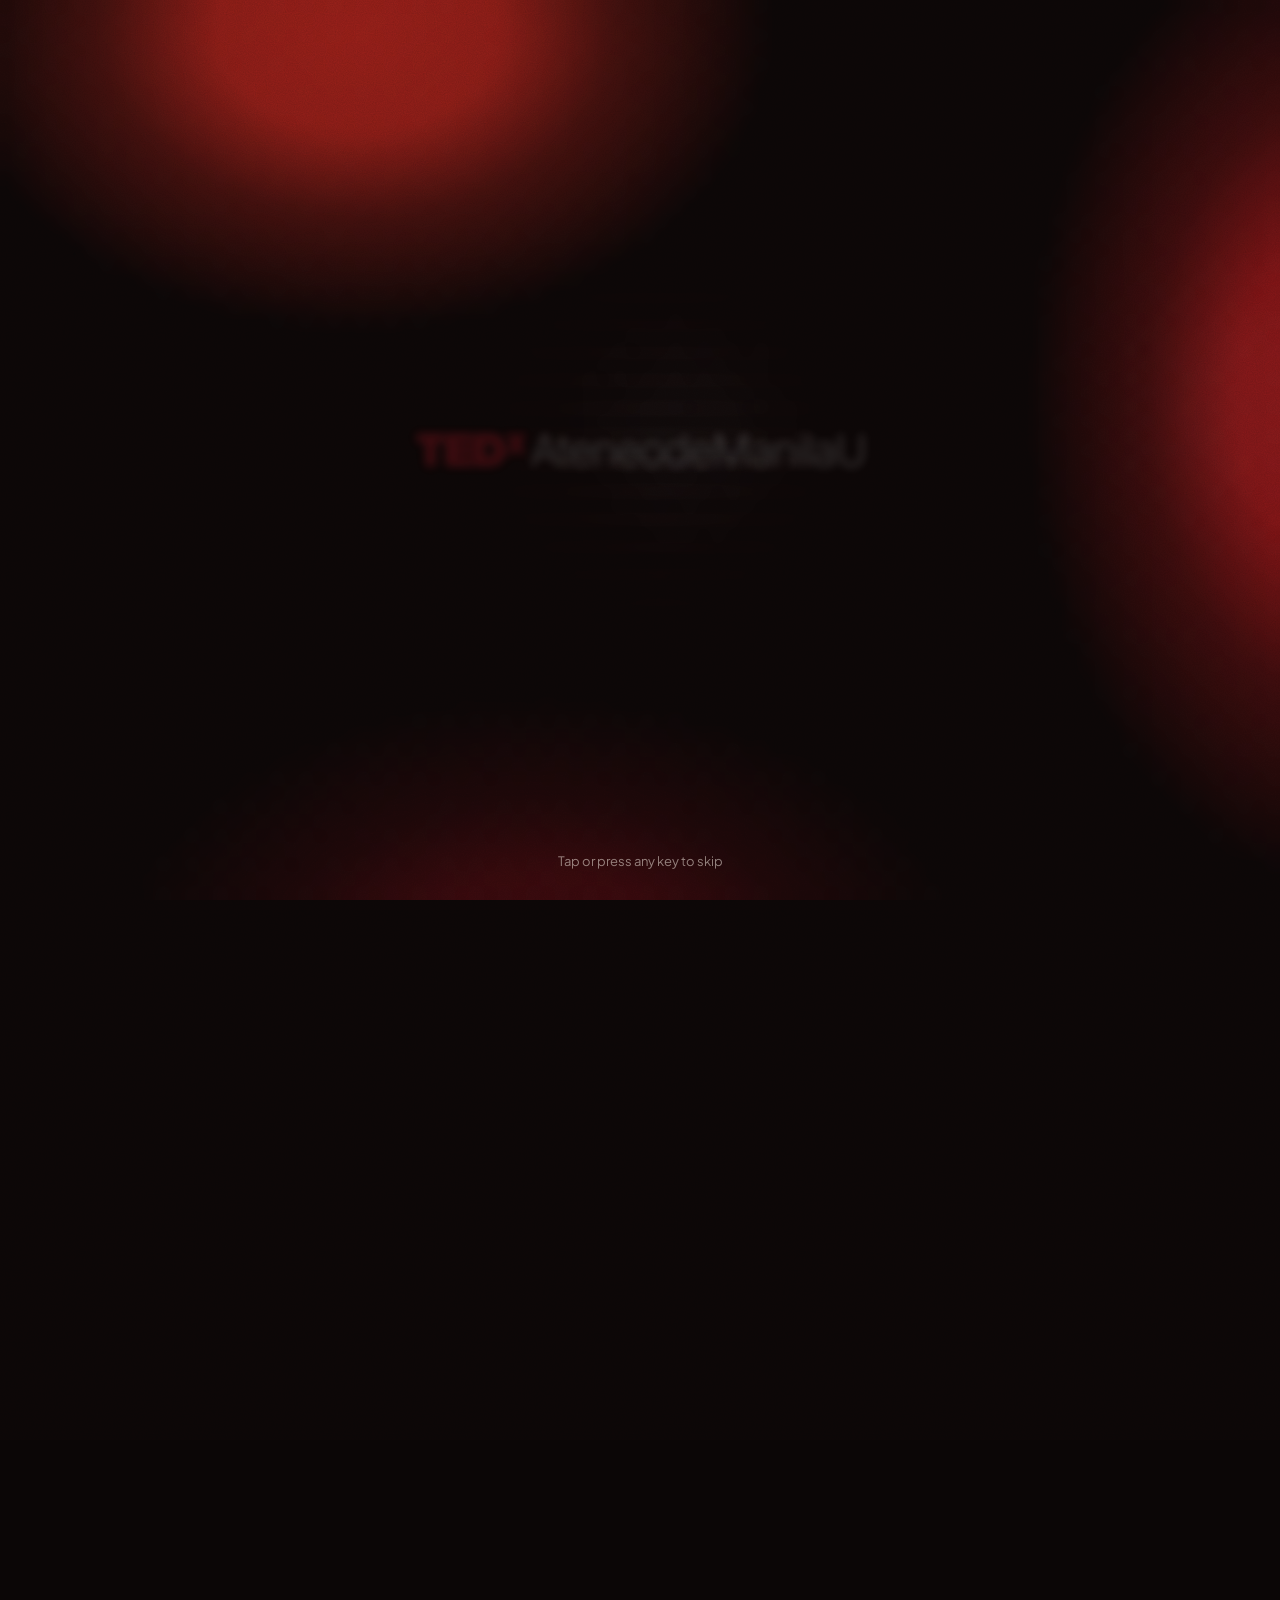
<file: index.html>
<!DOCTYPE html>
<html lang="en">
<head>
  <meta charset="utf-8">
  <meta name="viewport" content="width=device-width, initial-scale=1, viewport-fit=cover">
  <title>TEDxAteneodeManilaU Speaker Nominations</title>
  <meta name="description" content="Know someone whose ideas changed how you see things? Nominate them to speak at TEDxAteneodeManilaU.">
  <meta property="og:title" content="TEDxAteneodeManilaU Speaker Nominations">
  <meta property="og:description" content="Every great talk begins with someone noticing something that others haven't. Nominate them to speak.">
  <!-- The picture shown when the link is shared in Messenger, Facebook, etc. -->
  <meta property="og:type" content="website">
  <meta property="og:url" content="https://alphonseledesma.github.io/tedx-speaker-nominations/">
  <meta property="og:image" content="https://alphonseledesma.github.io/tedx-speaker-nominations/assets/share.png">
  <meta property="og:image:width" content="1200">
  <meta property="og:image:height" content="630">
  <meta property="og:image:alt" content="TEDxAteneodeManilaU Speaker Nominations">
  <meta name="twitter:card" content="summary_large_image">
  <meta name="theme-color" content="#0b0606">

  <link rel="preconnect" href="https://fonts.googleapis.com">
  <link rel="preconnect" href="https://fonts.gstatic.com" crossorigin>
  <link href="https://fonts.googleapis.com/css2?family=Archivo:wdth,wght@62..125,100..900&family=Plus+Jakarta+Sans:wght@300..700&display=swap" rel="stylesheet">
  <link rel="stylesheet" href="styles.css?v=20261123">

  <script>
    // Hide the page from the first instant while the opening plays (stage.js shows it again).
    // The timer is a safety net in case a script fails to load.
    if (!window.matchMedia('(prefers-reduced-motion: reduce)').matches) {
      document.documentElement.classList.add('is-opening');
      setTimeout(function () { document.documentElement.classList.remove('is-opening'); }, 9000);
    }
  </script>
  <script src="config.js?v=20261123"></script>
  <script src="https://accounts.google.com/gsi/client?hl=en" async defer></script>
  <script src="stage.js?v=20261123" defer></script>
  <script src="app.js?v=20261123" defer></script>
</head>
<body>
  <!-- The stage: one canvas behind everything (haze, sunburst, striped circle), with film grain on top -->
  <canvas class="field" id="field" aria-hidden="true"></canvas>
  <div class="grain" aria-hidden="true"></div>

  <!-- Entrance: drawn on the stage canvas, so it flows straight into the page. This layer only holds the logo.
       Plays on every visit; any key, click or tap skips it. -->
  <div class="opening" id="opening" aria-hidden="true">
    <img class="opening-logo" src="assets/tedx-ateneodemanilau-white.png" alt="" width="900" height="67">
    <p class="opening-skip">Tap or press any key to skip</p>
  </div>

  <header class="masthead">
    <a class="brand" href="./">
      <img src="assets/tedx-ateneodemanilau-white.png" alt="TEDxAteneodeManilaU" width="900" height="67">
    </a>
    <p class="masthead-meta" data-deadline hidden></p>
  </header>

  <main id="main">

    <!-- ================================================= Introduction -->
    <div class="scene intro" id="introScene">

      <section class="hero" aria-labelledby="introTitle">
        <h1 class="hero-title" id="introTitle">
          <span data-text="Speaker">Speaker</span>
          <span data-text="nominations">nominations</span>
        </h1>
        <div class="hero-foot">
          <p class="hero-note">Nominate someone to speak at TEDxAteneodeManilaU.</p>
          <button type="button" class="btn btn-paper" data-begin>Begin nomination</button>
        </div>
      </section>

      <section class="about" aria-labelledby="aboutLabel">
        <p class="about-label" id="aboutLabel">About</p>
        <dl class="defs">
          <div>
            <dt>TED</dt>
            <dd>TED is a nonprofit, nonpartisan organization dedicated to discovering, debating and spreading ideas that spark conversation, deepen understanding and drive meaningful change.</dd>
          </div>
          <div>
            <dt>TED<sup>x</sup></dt>
            <dd>In the spirit of discovering and spreading ideas, TEDx is a program of local, self-organized events that bring people together to share a TED-like experience. At a TEDx event, TED Talks video and live speakers combine to spark deep discussion and connection. These local, self-organized events are branded TEDx, where x = independently organized TED event. The TED Conference provides general guidance for the TEDx program, but individual TEDx events are self-organized. (Subject to certain rules and regulations.)</dd>
          </div>
        </dl>
      </section>

      <section class="invite" aria-label="Nominate a speaker">
        <p class="hook" id="hook">Every great talk begins with someone noticing something that others haven&rsquo;t.</p>
        <p class="invite-body">Do you know someone like that? Nominate them to speak at TEDxAteneodeManilaU. Whether they&rsquo;re a student, a professor, a craftsman, or a mentor you&rsquo;ve learned from, if their ideas changed how you see things, we&rsquo;d love to hear about them.</p>
        <div class="cta-row">
          <button type="button" class="btn btn-paper" id="beginBtn">Begin nomination</button>
          <p class="deadline" id="deadline" hidden></p>
        </div>
      </section>
    </div>

    <!-- ================================================= After "Begin nomination" -->
    <div class="flow">

      <section class="scene status" id="loading" hidden aria-live="polite">
        <span class="pulse" aria-hidden="true"></span>
        <span id="loadingText">Loading...</span>
      </section>

      <section class="scene sheet" id="fatal" hidden>
        <h2>The form didn&rsquo;t load</h2>
        <p id="fatalText"></p>
      </section>

      <section class="scene sheet" id="closed" hidden>
        <h2>Nominations are closed</h2>
        <p id="closedMessage"></p>
      </section>

      <section class="scene sheet signin" id="signin" hidden>
        <h2>Sign in to nominate</h2>
        <p>Use any Google account, such as Gmail or your school account. Signing in confirms each nomination comes from a real person, saves your draft as you go, and lets us send you a copy of your answers.</p>
        <div class="gsi" id="gsiButton"></div>
        <p class="field-error" id="signinError" role="alert"></p>
      </section>

      <div class="scene account" id="account" hidden>
        <span>Signed in as <strong id="who"></strong></span>
        <button type="button" class="link" id="switchBtn">Switch account</button>
      </div>

      <section class="scene sheet" id="limitNotice" hidden>
        <h2 id="limitTitle"></h2>
        <p id="limitText"></p>
      </section>

      <!-- All questions on one page -->
      <form class="scene nf" id="nomForm" novalidate hidden>
        <div class="nf-sentinel" id="barSentinel" aria-hidden="true"></div>
        <div class="nf-bar" id="nfBar">
          <div class="nf-track" role="progressbar" aria-label="Questions answered" aria-valuemin="0" aria-valuemax="100" aria-valuenow="0" id="progress">
            <span class="nf-fill" id="progressFill"></span>
          </div>
          <span class="nf-count" id="progressText"></span>
          <span class="nf-save" id="saveState" role="status" aria-live="polite" hidden>
            <span class="nf-save-dot" aria-hidden="true"></span><span id="saveText"></span>
            <button type="button" class="link" id="saveRetry" hidden>Try again</button>
          </span>
        </div>

        <header class="nf-head">
          <p class="nf-kicker">Speaker nomination</p>
          <h2 class="nf-title">Who should we hear from?</h2>
          <p class="nf-intro">Questions marked <span class="req">*</span> are required. Your answers save to your Google account while you type, so you can start on your phone and finish on your laptop.</p>
        </header>

        <div class="notice" id="restoreNotice" hidden>
          <p><strong>Welcome back.</strong> <span id="restoreText"></span></p>
          <button type="button" class="link" id="restoreDismiss">Got it</button>
        </div>

        <div class="nf-fields" id="fields"></div>

        <div class="nf-submit">
          <button type="submit" class="btn btn-paper" id="reviewBtn">Review nomination</button>
          <span class="nf-clear" id="clearWrap">
            <button type="button" class="link" id="clearBtn">Clear form</button>
            <span class="nf-clear-ask" id="clearAsk" hidden>
              Erase every answer?
              <button type="button" class="link" id="clearYes">Yes, clear it</button>
              <button type="button" class="link" id="clearNo">Keep my answers</button>
            </span>
          </span>
        </div>
        <p class="form-error" id="formError" role="alert"></p>
      </form>

      <!-- A last look before sending -->
      <section class="scene review" id="review" hidden tabindex="-1" aria-labelledby="reviewTitle">
        <p class="nf-kicker">One last look</p>
        <h2 class="nf-title" id="reviewTitle">Check your nomination</h2>
        <p class="nf-intro">Nothing is sent until you press Submit. We&rsquo;ll email a copy to <strong id="reviewEmail"></strong>.</p>
        <dl class="review-list" id="reviewList"></dl>

        <div class="reauth" id="reauth" hidden>
          <p><strong>Sign in again to submit.</strong> Your sign-in expired while you were writing. Your answers are still here.</p>
          <div class="gsi" id="gsiReauth"></div>
        </div>

        <div class="nf-submit">
          <button type="button" class="btn btn-paper" id="submitBtn">Submit nomination</button>
          <button type="button" class="link" id="editBtn">Edit answers</button>
        </div>
        <p class="form-error" id="reviewError" role="alert"></p>
      </section>

      <section class="scene sheet done" id="done" hidden tabindex="-1">
        <p class="sheet-kicker">Nomination received</p>
        <h2 id="doneHeading"></h2>
        <p id="doneMessage"></p>
        <p class="ref">Reference number <strong id="doneRef"></strong></p>
        <button type="button" class="btn btn-ink" id="anotherBtn">Nominate another speaker</button>
      </section>

      <section class="scene mine" id="mine" hidden>
        <h3>Your nominations</h3>
        <ul id="mineList"></ul>
      </section>

      <noscript>
        <section class="sheet">
          <h2>Turn on JavaScript</h2>
          <p>This form needs JavaScript to sign you in. Turn it on, then reload the page.</p>
        </section>
      </noscript>
    </div>
  </main>

  <footer class="foot">
    <p>This independent TEDx event is operated under license from TED. <a href="privacy.html">Privacy policy</a></p>
  </footer>
</body>
</html>
</file>
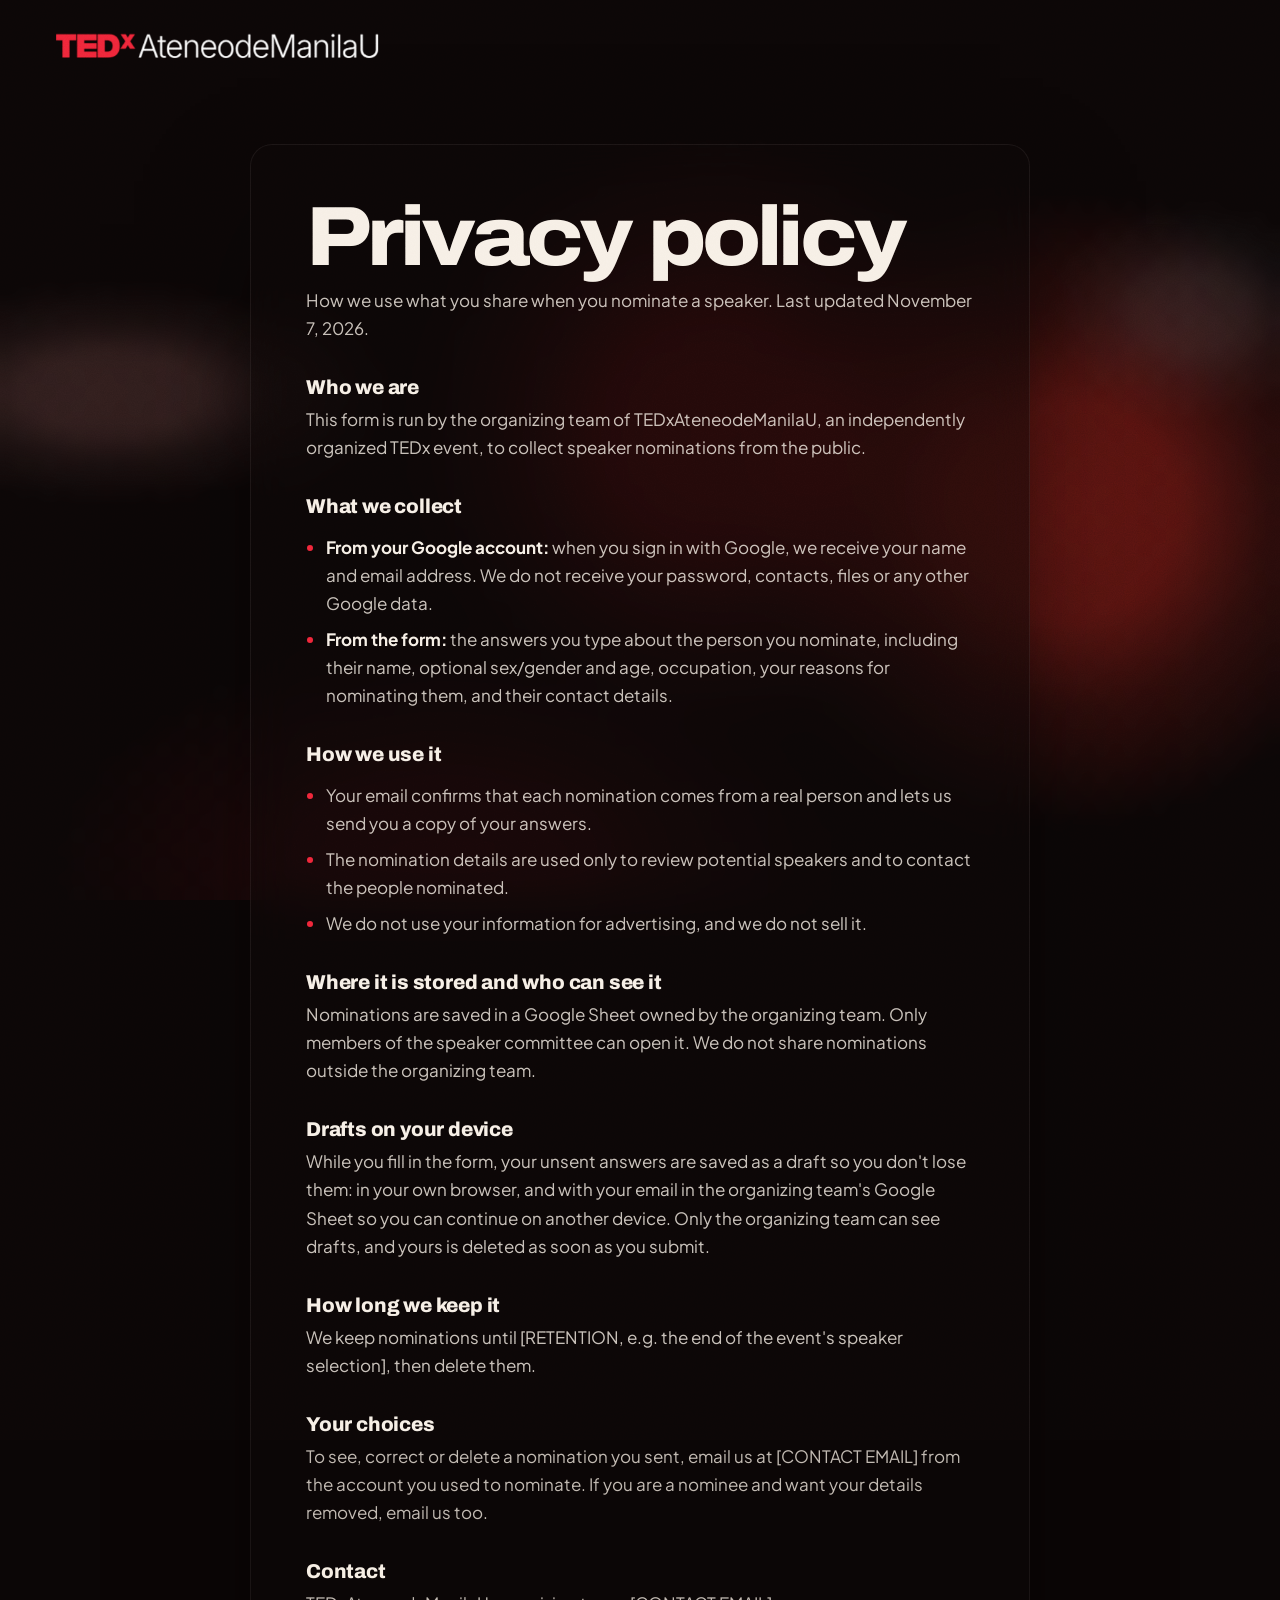
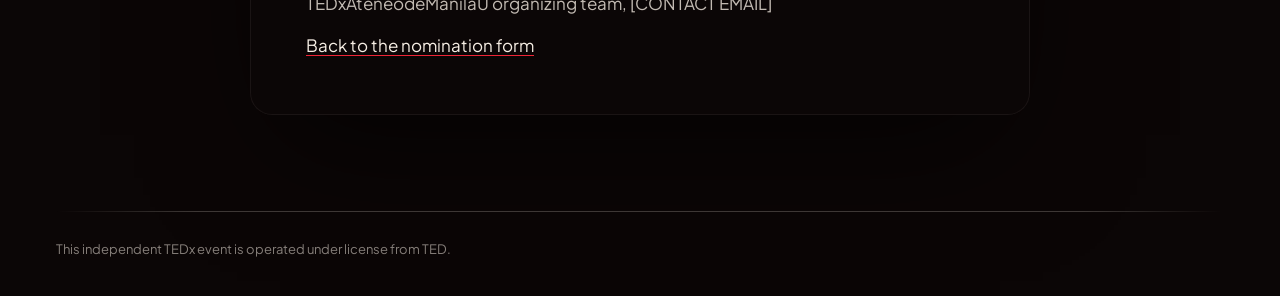
<file: privacy.html>
<!DOCTYPE html>
<html lang="en">
<head>
  <meta charset="utf-8">
  <meta name="viewport" content="width=device-width, initial-scale=1, viewport-fit=cover">
  <title>Privacy policy, TEDxAteneodeManilaU Speaker Nominations</title>
  <meta name="description" content="How the TEDxAteneodeManilaU speaker nomination form uses your information.">
  <meta name="theme-color" content="#0b0606">
  <link rel="preconnect" href="https://fonts.googleapis.com">
  <link rel="preconnect" href="https://fonts.gstatic.com" crossorigin>
  <link href="https://fonts.googleapis.com/css2?family=Archivo:wdth,wght@62..125,100..900&family=Plus+Jakarta+Sans:wght@300..700&display=swap" rel="stylesheet">
  <link rel="stylesheet" href="styles.css">
  <script src="stage.js" defer></script>
</head>
<body>
  <canvas class="field" id="field" aria-hidden="true"></canvas>
  <div class="grain" aria-hidden="true"></div>

  <header class="masthead">
    <a class="brand" href="./">
      <img src="assets/tedx-ateneodemanilau-white.png" alt="TEDxAteneodeManilaU, back to the nomination form" width="900" height="67">
    </a>
  </header>

  <main>
   <div class="flow">
    <article class="sheet policy">
      <h1>Privacy policy</h1>
      <p class="policy-updated">How we use what you share when you nominate a speaker. Last updated November 7, 2026.</p>

      <h2>Who we are</h2>
      <p>This form is run by the organizing team of TEDxAteneodeManilaU, an independently organized TEDx event, to collect speaker nominations from the public.</p>

      <h2>What we collect</h2>
      <ul>
        <li><strong>From your Google account:</strong> when you sign in with Google, we receive your name and email address. We do not receive your password, contacts, files or any other Google data.</li>
        <li><strong>From the form:</strong> the answers you type about the person you nominate, including their name, optional sex/gender and age, occupation, your reasons for nominating them, and their contact details.</li>
      </ul>

      <h2>How we use it</h2>
      <ul>
        <li>Your email confirms that each nomination comes from a real person and lets us send you a copy of your answers.</li>
        <li>The nomination details are used only to review potential speakers and to contact the people nominated.</li>
        <li>We do not use your information for advertising, and we do not sell it.</li>
      </ul>

      <h2>Where it is stored and who can see it</h2>
      <p>Nominations are saved in a Google Sheet owned by the organizing team. Only members of the speaker committee can open it. We do not share nominations outside the organizing team.</p>

      <h2>Drafts on your device</h2>
      <p>While you fill in the form, your unsent answers are saved as a draft so you don't lose them: in your own browser, and with your email in the organizing team's Google Sheet so you can continue on another device. Only the organizing team can see drafts, and yours is deleted as soon as you submit.</p>

      <h2>How long we keep it</h2>
      <p>We keep nominations until [RETENTION, e.g. the end of the event's speaker selection], then delete them.</p>

      <h2>Your choices</h2>
      <p>To see, correct or delete a nomination you sent, email us at [CONTACT EMAIL] from the account you used to nominate. If you are a nominee and want your details removed, email us too.</p>

      <h2>Contact</h2>
      <p>TEDxAteneodeManilaU organizing team, [CONTACT EMAIL]</p>

      <p><a href="./">Back to the nomination form</a></p>
    </article>
   </div>
  </main>

  <footer class="foot">
    <p>This independent TEDx event is operated under license from TED.</p>
  </footer>
</body>
</html>
</file>
<file: styles.css>
/* TEDxAteneodeManilaU Speaker Nominations
   One black poster: a single stage canvas (soft blurs of red, a faint striped circle) under grain,
   oversized extended type, and TEDx red as the only accent. Nothing sits in a box: fields are
   soft panels of light, sections are separated by lines that fade out at both ends. */

:root {
  --ink: #0b0606;            /* warm black */
  --ember: #ee2436;          /* TEDx red, from the logo */
  --flare: #ff5b1f;          /* hot orange */
  --wine: #4f0910;           /* deep red shadow */
  --paper: #f2e9dd;          /* cream poster paper */
  --paper-ink: #160d0b;      /* text on paper */
  --paper-soft: #5a4d47;     /* secondary text on paper */
  --paper-line: rgba(22, 13, 11, .18);
  --cream: #f6eee4;          /* text on the gradient */
  --cream-soft: rgba(246, 238, 228, .78);
  --cream-dim: rgba(246, 238, 228, .52);
  --err-paper: #b4121a;
  --err-chip: #ffd2c9;

  /* black surfaces */
  --panel: #120a0a;          /* raised black for cards */
  --well: #170d0d;           /* input fields */
  --line: rgba(246, 238, 228, .16);
  --line-strong: rgba(246, 238, 228, .3);
  --ember-glow: rgba(238, 36, 54, .32);
  --err: #ff7a82;            /* error text on black */
  --glass: rgba(246, 238, 228, .055);     /* soft translucent panel */
  --glass-hi: rgba(246, 238, 228, .09);
  /* a hairline that fades out at both ends, so it never reads as the edge of a box */
  --fade-line: linear-gradient(90deg, transparent, rgba(246, 238, 228, .22) 12%, rgba(246, 238, 228, .22) 88%, transparent);

  --display: "Archivo", "Helvetica Neue", Arial, sans-serif;
  --body: "Plus Jakarta Sans", "Helvetica Neue", Arial, sans-serif;
  --gutter: clamp(20px, 5vw, 56px);
}

* { box-sizing: border-box; }

html {
  background: var(--ink);
  color-scheme: dark;
  -webkit-text-size-adjust: 100%;
}
html.is-opening { overflow: hidden; }

body {
  margin: 0;
  overflow-x: clip;   /* the full-width progress bar never causes sideways scrolling */
  min-height: 100svh;
  background: var(--ink);
  color: var(--cream);
  font-family: var(--body);
  font-size: 17px;
  line-height: 1.65;
  -webkit-font-smoothing: antialiased;
  -moz-osx-font-smoothing: grayscale;
}

[hidden] { display: none !important; }
::selection { background: var(--ember); color: #fff; }

/* ------------------------------------------------------------- Gradient field + grain */

.field {
  position: fixed;
  inset: 0;
  z-index: 0;
  width: 100%;
  height: 100%;
  display: block;
}

.grain {
  position: fixed;
  inset: -60%;
  z-index: 40;
  pointer-events: none;
  opacity: .22;
  mix-blend-mode: overlay;
  background-image: url("data:image/svg+xml,%3Csvg xmlns='http://www.w3.org/2000/svg' width='240' height='240'%3E%3Cfilter id='n'%3E%3CfeTurbulence type='fractalNoise' baseFrequency='.9' numOctaves='2' stitchTiles='stitch'/%3E%3CfeColorMatrix values='0 0 0 0 1 0 0 0 0 1 0 0 0 0 1 0 0 0 .9 0'/%3E%3C/filter%3E%3Crect width='100%25' height='100%25' filter='url(%23n)'/%3E%3C/svg%3E");
  animation: grain .8s steps(4) infinite;
}
@keyframes grain {
  0%   { transform: translate(0, 0); }
  25%  { transform: translate(-3%, 2%); }
  50%  { transform: translate(2%, -3%); }
  75%  { transform: translate(-2%, -2%); }
  100% { transform: translate(0, 0); }
}

/* ------------------------------------------------------------- Entrance */

/* The entrance is drawn on the stage canvas. This layer only carries the logo and the skip hint. */
.opening {
  position: fixed;
  inset: 0;
  z-index: 60;
  pointer-events: none;
}
.opening-logo {
  position: absolute;
  top: 50%;
  left: 50%;
  width: min(56vw, 440px);   /* stage.js sizes the circle's black centre from this */
  height: auto;
  /* stage.js drives these: the logo comes slowly into focus */
  transform: translate(-50%, -50%) scale(var(--lz, 1));
  opacity: var(--lo, 0);
  filter: blur(var(--lb, 0px));
  will-change: transform, opacity, filter;
}
.opening-skip {
  position: absolute;
  bottom: max(28px, env(safe-area-inset-bottom));
  left: 0;
  right: 0;
  margin: 0;
  text-align: center;
  font-size: 13px;
  color: var(--cream-dim);
  opacity: 0;
  animation: fade-in 1.2s 2.2s ease forwards;
}
.opening.is-leaving .opening-skip { animation: none; opacity: 0; transition: opacity .3s ease; }
@keyframes fade-in { to { opacity: 1; } }

/* The page waits behind the entrance, then arrives as the circle settles beside the title */
html.is-opening .masthead,
html.is-opening main,
html.is-opening .foot { opacity: 0; }
.masthead, main, .foot { transition: opacity 1.6s ease; }

html:not(.is-opening) .hero-title span { animation: title-in 1.8s cubic-bezier(.22, .61, .36, 1) both; }
html:not(.is-opening) .hero-title span:nth-child(2) { animation-delay: .18s; }
html:not(.is-opening) .hero-foot { animation: title-in 1.6s .6s cubic-bezier(.22, .61, .36, 1) both; }
@keyframes title-in {
  from { opacity: 0; transform: translateY(14px); filter: blur(8px); }
  to   { opacity: 1; transform: none; filter: blur(0); }
}

/* ------------------------------------------------------------- Masthead */

.masthead {
  position: absolute;
  top: 0;
  left: 0;
  right: 0;
  z-index: 10;
  display: flex;
  align-items: center;
  justify-content: space-between;
  gap: 16px;
  padding: clamp(20px, 3.4vw, 34px) var(--gutter);
}
.brand { display: inline-block; line-height: 0; border-radius: 2px; }
.brand img { height: clamp(18px, 2.2vw, 24px); width: auto; }
.brand:focus-visible { outline: 2px solid var(--cream); outline-offset: 6px; }
.masthead-meta { margin: 0; font-size: 14px; color: var(--cream-soft); text-align: right; }

main { position: relative; z-index: 5; }

/* Scene changes fade */
.scene:not([hidden]) { animation: scene-in .8s cubic-bezier(.25, .6, .25, 1) both; }
@keyframes scene-in {
  from { opacity: 0; transform: translateY(14px); }
  to   { opacity: 1; transform: none; }
}
.scene.is-leaving {
  opacity: 0;
  transform: translateY(-10px);
  transition: opacity .6s ease, transform .6s ease;
}

/* ------------------------------------------------------------- Hero */

.hero {
  position: relative;
  min-height: 100svh;
  display: grid;
  align-content: end;
  padding: 140px var(--gutter) clamp(28px, 5vh, 56px);
  overflow-x: clip;   /* the title's blurred echo may reach past the screen edge */
}
.hero-title {
  position: relative;
  z-index: 2;
  margin: 0;
  font-family: var(--display);
  font-size: clamp(48px, 10.4vw, 188px);
  font-weight: 800;
  font-variation-settings: "wdth" 112;
  line-height: .86;
  letter-spacing: -.045em;
  color: var(--cream);
}
.hero-title span { position: relative; display: block; transform-origin: left center; }
.hero-foot {
  position: relative;
  z-index: 2;
  display: flex;
  align-items: center;
  justify-content: space-between;
  gap: 18px 32px;
  margin-top: clamp(28px, 5vh, 48px);
  padding-top: 20px;
  background: var(--fade-line) top / 100% 1px no-repeat;
}
.hero-note { margin: 0; max-width: 34ch; color: var(--cream-soft); }

/* ------------------------------------------------------------- About */

/* No panel: the words sit straight on the stage, which dims and shifts as the page scrolls */
.about { padding: clamp(64px, 11vw, 140px) var(--gutter); }
.about-label {
  max-width: 1200px;
  margin: 0 auto clamp(22px, 3vw, 36px);
  font-size: 14px;
  font-weight: 700;
  letter-spacing: .14em;
  text-transform: uppercase;
  color: var(--ember);
}
.defs {
  max-width: 1200px;
  margin: 0 auto;
  display: grid;
  grid-template-columns: 1fr 1.35fr;
  gap: clamp(40px, 6vw, 96px);
}
.defs dt {
  margin: 0 0 18px;
  font-family: var(--display);
  font-size: clamp(52px, 7.4vw, 112px);
  font-weight: 900;
  font-variation-settings: "wdth" 112;
  line-height: .86;
  letter-spacing: -.045em;
  color: var(--cream);
}
.defs dt sup { font-size: .46em; position: relative; top: -.12em; margin-left: 2px; }
.defs dd { margin: 0; max-width: 46ch; font-size: 17px; line-height: 1.75; color: var(--cream-soft); }

/* ------------------------------------------------------------- Invite */

.invite {
  max-width: 1300px;
  margin: 0 auto;
  padding: clamp(88px, 15vh, 180px) var(--gutter) clamp(72px, 12vh, 140px);
}
.hook {
  margin: 0;
  max-width: 15em;
  font-family: var(--display);
  font-size: clamp(34px, 5.8vw, 92px);
  font-weight: 600;
  font-variation-settings: "wdth" 118;
  line-height: 1;
  letter-spacing: -.04em;
  color: var(--cream);
  text-wrap: balance;
}
.invite-body { margin: 36px 0 40px; max-width: 46ch; font-size: 18px; color: var(--cream-soft); }
.cta-row { display: flex; flex-wrap: wrap; align-items: center; gap: 16px 28px; }
.deadline { margin: 0; font-size: 15px; color: var(--cream-soft); }

/* ------------------------------------------------------------- Buttons and links */

.btn {
  appearance: none;
  border: 0;
  border-radius: 999px;
  padding: 18px 30px;
  font: inherit;
  font-size: 16px;
  font-weight: 700;
  line-height: 1;
  cursor: pointer;
  transition: background .25s ease, color .25s ease, box-shadow .25s ease, transform .1s ease;
}
.btn:active { transform: translateY(1px); }
.btn:disabled { opacity: .55; cursor: progress; }
.btn-paper, .btn-ink {
  background: var(--ember);
  color: #fff;
  box-shadow: 0 0 36px -12px rgba(238, 36, 54, .5);
}
.btn-paper:focus-visible, .btn-ink:focus-visible { outline: 2px solid var(--cream); outline-offset: 4px; }
@media (hover: hover) {
  .btn-paper:hover, .btn-ink:hover { background: var(--cream); color: var(--ink); box-shadow: none; }
}

.link {
  appearance: none;
  padding: 0;
  border: 0;
  background: none;
  font: inherit;
  color: inherit;
  text-decoration: underline;
  text-decoration-color: currentColor;
  text-decoration-thickness: 1px;
  text-underline-offset: 4px;
  cursor: pointer;
}
.link:focus-visible { outline: 2px solid currentColor; outline-offset: 3px; border-radius: 2px; }

/* ------------------------------------------------------------- After "Begin nomination" */

.flow {
  width: min(100% - 2 * var(--gutter), 920px);
  margin: 0 auto;
  padding: clamp(110px, 16vh, 170px) 0 72px;
}
#introScene:not([hidden]) + .flow { padding: 0; }

.status {
  display: flex;
  align-items: center;
  justify-content: center;
  gap: 14px;
  min-height: 40vh;
  color: var(--cream-soft);
}
.pulse {
  width: 12px;
  height: 12px;
  border-radius: 50%;
  background: var(--ember);
  animation: pulse 1.3s ease-in-out infinite;
}
@keyframes pulse {
  0%, 100% { opacity: .3; transform: scale(.8); }
  50%      { opacity: 1;  transform: scale(1); }
}

/* Sign-in, notices and the thank-you screen: a soft dark pool of glass, no outline */
.sheet {
  position: relative;
  max-width: 660px;
  margin: 0 auto 24px;
  padding: clamp(28px, 5vw, 56px);
  background: rgba(14, 9, 9, .55);
  -webkit-backdrop-filter: blur(22px);
  backdrop-filter: blur(22px);
  color: var(--cream);
  border-radius: 22px;
  box-shadow: 0 50px 120px -30px rgba(0, 0, 0, .7), 0 0 0 1px rgba(246, 238, 228, .06) inset;
}
.sheet h2 {
  margin: 0 0 16px;
  font-family: var(--display);
  font-size: clamp(34px, 5.4vw, 58px);
  font-weight: 800;
  font-variation-settings: "wdth" 112;
  line-height: .95;
  letter-spacing: -.04em;
  text-wrap: balance;
}
.sheet p { margin: 0 0 14px; color: var(--cream-soft); }
.sheet p:last-child { margin-bottom: 0; }
.sheet .field-error { color: var(--err); background: none; border: 0; padding: 0; }
.sheet-kicker { margin: 0 0 10px !important; font-weight: 700; color: var(--ember) !important; }
.gsi { margin-top: 26px; min-height: 44px; color-scheme: light; }
.gsi iframe { color-scheme: light; background: transparent !important; }

.done .ref { font-size: 15px; }
.done .ref strong { color: var(--cream); font-variant-numeric: tabular-nums; }
.done .btn { margin-top: 18px; }
.done:focus { outline: none; }

.account {
  display: flex;
  flex-wrap: wrap;
  align-items: baseline;
  justify-content: space-between;
  gap: 6px 20px;
  margin-bottom: 8px;
  font-size: 14px;
  color: var(--cream-soft);
}
.account strong { color: var(--cream); font-weight: 600; overflow-wrap: anywhere; }

.mine { max-width: 660px; margin: 40px auto 0; color: var(--cream-soft); }
.mine h3 { margin: 0 0 8px; font-size: 14px; font-weight: 600; color: var(--cream-soft); }
.mine ul { margin: 0; padding: 0; list-style: none; }
.mine li {
  display: flex;
  flex-wrap: wrap;
  justify-content: space-between;
  gap: 2px 16px;
  padding: 10px 0;
  background: var(--fade-line) top / 100% 1px no-repeat;
  font-size: 15px;
}
.mine-name { color: var(--cream); font-weight: 600; }
.mine-meta { font-variant-numeric: tabular-nums; }

/* ------------------------------------------------------------- The form: every question on one page */

.nf { padding-top: 4px; }

/* Progress stays pinned to the top of the screen while scrolling through the questions */
.nf-bar {
  position: sticky;
  top: 0;
  z-index: 20;
  display: flex;
  align-items: center;
  gap: 16px;
  /* full screen width, contents still lined up with the questions */
  margin: 0 calc(50% - 50vw);
  padding: 14px calc(50vw - 50%);
  flex-wrap: wrap;
}
/* once pinned, a blurred shade that melts away at its lower edge instead of ending in a line */
.nf-bar::before {
  content: "";
  position: absolute;
  inset: 0 0 -26px;
  z-index: -1;
  background: linear-gradient(rgba(11, 6, 6, .97) calc(100% - 30px), rgba(11, 6, 6, 0));
  -webkit-backdrop-filter: blur(14px);
  backdrop-filter: blur(14px);
  -webkit-mask-image: linear-gradient(#000 calc(100% - 30px), transparent);
  mask-image: linear-gradient(#000 calc(100% - 30px), transparent);
  opacity: 0;
  transition: opacity .2s ease;
  pointer-events: none;
}
.nf-bar.is-stuck::before { opacity: 1; }
.nf-sentinel { height: 1px; }
.nf-track {
  flex: 1;
  height: 4px;
  border-radius: 4px;
  background: rgba(246, 238, 228, .12);
  overflow: hidden;
}
.nf-fill {
  display: block;
  width: 0;
  height: 100%;
  background: var(--ember);
  transition: width .5s cubic-bezier(.2, .7, .2, 1);
}
.nf-count { flex: none; font-size: 13px; color: var(--cream-soft); font-variant-numeric: tabular-nums; }

/* Where the draft is saved, always visible beside the progress */
.nf-save {
  flex: none;
  display: inline-flex;
  align-items: center;
  gap: 8px;
  font-size: 13px;
  color: var(--cream-soft);
  font-variant-numeric: tabular-nums;
}
.nf-save-dot {
  width: 8px;
  height: 8px;
  border-radius: 50%;
  background: var(--cream-dim);
}
.nf-save[data-mode="saving"] .nf-save-dot { animation: pulse 1.1s ease-in-out infinite; }
.nf-save[data-mode="account"] { color: var(--cream); }
.nf-save[data-mode="account"] .nf-save-dot { background: #5fd38d; box-shadow: 0 0 10px rgba(95, 211, 141, .7); }
.nf-save[data-mode="device"], .nf-save[data-mode="expired"] { color: #ffc46b; }
.nf-save[data-mode="device"] .nf-save-dot, .nf-save[data-mode="expired"] .nf-save-dot { background: #ffc46b; }
.nf-save .link { color: var(--cream); }

.notice {
  display: flex;
  flex-wrap: wrap;
  align-items: baseline;
  justify-content: space-between;
  gap: 8px 24px;
  margin-bottom: 8px;
  padding: 16px 20px;
  border-radius: 14px;
  background: var(--glass);
  font-size: 15px;
  color: var(--cream-soft);
}
.notice p { margin: 0; }
.notice strong { color: var(--cream); }

.nf-head { padding: clamp(26px, 5vw, 48px) 0 clamp(18px, 3vw, 30px); }
.nf-kicker { margin: 0 0 10px; font-weight: 700; color: var(--ember); }
.nf-title {
  margin: 0 0 16px;
  font-family: var(--display);
  font-size: clamp(38px, 6.4vw, 76px);
  font-weight: 800;
  font-variation-settings: "wdth" 112;
  line-height: .95;
  letter-spacing: -.04em;
  text-wrap: balance;
}
.nf-intro { margin: 0; max-width: 56ch; color: var(--cream-soft); }

/* Each question: a big red number on the left, the question on the right */
.q {
  position: relative;
  display: grid;
  grid-template-columns: 76px minmax(0, 1fr);
  gap: 0 8px;
  padding: clamp(30px, 4.4vw, 46px) 0;
  background: var(--fade-line) top / 100% 1px no-repeat;
}
.q::before {                    /* red marker beside the question being answered */
  content: "";
  position: absolute;
  left: -18px;
  top: clamp(30px, 4.4vw, 46px);
  bottom: clamp(30px, 4.4vw, 46px);
  width: 2px;
  border-radius: 2px;
  background: linear-gradient(transparent, var(--ember) 20%, var(--ember) 80%, transparent);
  opacity: 0;
  transition: opacity .3s ease;
}
.q:focus-within::before { opacity: 1; }
.q-num {
  font-family: var(--display);
  font-size: clamp(26px, 3vw, 36px);
  font-weight: 800;
  font-variation-settings: "wdth" 112;
  line-height: 1;
  letter-spacing: -.03em;
  color: var(--ember);
  font-variant-numeric: tabular-nums;
}
.q-body { min-width: 0; }
.q-label {
  display: block;
  max-width: 30em;
  margin: 0;
  font-family: var(--display);
  font-size: clamp(20px, 2.2vw, 26px);
  font-weight: 700;
  line-height: 1.25;
  letter-spacing: -.015em;
  color: var(--cream);
}
.req { color: var(--ember); }
.q-desc { margin: 8px 0 0; max-width: 56ch; font-size: 15px; color: var(--cream-soft); }

.q input,
.q textarea {
  display: block;
  width: 100%;
  margin-top: 18px;
  padding: 15px 18px;
  font: inherit;
  font-size: 18px;
  line-height: 1.5;
  color: var(--cream);
  /* a soft panel of light with a single glowing baseline, instead of an outlined box */
  background: var(--glass);
  border: 0;
  border-radius: 14px 14px 4px 4px;
  box-shadow: inset 0 -1.5px 0 var(--line-strong);
  transition: background .25s ease, box-shadow .25s ease;
}
.q textarea { min-height: 110px; resize: vertical; font-size: 17px; line-height: 1.65; }
.q textarea.long { min-height: 190px; }
.q input::placeholder, .q textarea::placeholder { color: rgba(246, 238, 228, .34); }
.q input:focus, .q textarea:focus {
  outline: none;
  background: var(--glass-hi);
  box-shadow: inset 0 -2px 0 var(--ember);
}
.q.invalid input, .q.invalid textarea { box-shadow: inset 0 -2px 0 var(--err); }
.q input:-webkit-autofill { -webkit-text-fill-color: var(--cream); box-shadow: 0 0 0 100px #1a1010 inset, inset 0 -1.5px 0 var(--line-strong); }

/* Dropdown questions become pill choices; the real select stays hidden and in sync */
.q select.choice-source { position: absolute; width: 1px; height: 1px; opacity: 0; pointer-events: none; }
.choices { display: grid; grid-template-columns: repeat(auto-fill, minmax(200px, 1fr)); gap: 10px; max-width: 640px; margin-top: 18px; }
.choice {
  display: flex;
  align-items: center;
  gap: 14px;
  width: 100%;
  padding: 12px 16px;
  font: inherit;
  font-size: 16px;
  font-weight: 500;
  text-align: left;
  color: var(--cream);
  background: var(--glass);
  border: 0;
  border-radius: 999px;
  cursor: pointer;
  transition: background .25s ease, color .25s ease, box-shadow .25s ease;
}
.choice-dot {
  flex: none;
  width: 18px;
  height: 18px;
  border: 1.5px solid rgba(246, 238, 228, .45);
  border-radius: 50%;
  transition: background .2s ease, box-shadow .2s ease, border-color .2s ease;
}
.choice.is-selected { background: var(--ember); color: #fff; }
.choice.is-selected .choice-dot { border-color: #fff; background: var(--ember); box-shadow: inset 0 0 0 3px var(--ember), inset 0 0 0 9px #fff; }
.choice:focus-visible { outline: 2px solid var(--cream); outline-offset: 3px; }
@media (hover: hover) {
  .choice:not(.is-selected):hover { background: var(--glass-hi); }
}
.q input.other { margin-top: 12px; max-width: 640px; font-size: 17px; }

.counter { margin: 10px 0 0; text-align: right; font-size: 14px; color: var(--cream-soft); font-variant-numeric: tabular-nums; }
.counter.over { color: var(--err); font-weight: 700; }
.counter.ok { color: var(--cream); }

.field-error,
.form-error {
  display: inline-block;
  margin: 14px 0 0;
  padding: 8px 12px;
  font-size: 14px;
  font-weight: 600;
  color: var(--err);
  background: rgba(238, 36, 54, .12);
  border-radius: 999px;
}
.field-error:empty, .form-error:empty { display: none; }

.nf-submit {
  display: flex;
  flex-wrap: wrap;
  align-items: center;
  gap: 14px 26px;
  padding-top: clamp(30px, 4.4vw, 46px);
  background: var(--fade-line) top / 100% 1px no-repeat;
}
.nf-clear { font-size: 14px; color: var(--cream-dim); }
.nf-clear .link { color: var(--cream-soft); }
.nf-clear-ask { color: var(--cream); }
.nf-clear-ask .link { margin-left: 12px; }
#clearYes { color: var(--err); }

/* The last look before sending */
.review { padding-top: clamp(26px, 5vw, 48px); }
.review:focus { outline: none; }
.review-list { margin: clamp(26px, 4vw, 40px) 0 0; }
.review-row {
  display: grid;
  grid-template-columns: minmax(0, 1fr) auto;
  gap: 6px 20px;
  padding: 20px 0;
  background: var(--fade-line) top / 100% 1px no-repeat;
}
.review-row dt { grid-column: 1; font-size: 14px; color: var(--cream-soft); }
.review-row dd { grid-column: 1; margin: 0; font-size: 18px; color: var(--cream); white-space: pre-wrap; overflow-wrap: anywhere; }
.review-row dd.is-blank { color: var(--cream-dim); font-size: 16px; }
.review-edit { grid-column: 2; grid-row: 1 / span 2; align-self: start; font-size: 14px; color: var(--cream-soft); }
.review .nf-submit { margin-top: 4px; }

.reauth {
  margin-top: 26px;
  padding: 18px 20px;
  background: var(--glass);
  color: var(--cream);
  border-radius: 14px;
}
.reauth p { margin: 0; }

/* ------------------------------------------------------------- Footer */

.foot {
  position: relative;
  z-index: 5;
  width: min(100% - 2 * var(--gutter), 1300px);
  margin: 0 auto;
  padding: 28px 0 max(36px, env(safe-area-inset-bottom));
  background: var(--fade-line) top / 100% 1px no-repeat;
  font-size: 13px;
  color: var(--cream-dim);
}
.foot p { margin: 0; }
.foot a { color: var(--cream-soft); text-underline-offset: 3px; text-decoration-color: var(--ember); }

/* ------------------------------------------------------------- Privacy page */

.policy { max-width: 780px; }
.policy h1 {
  margin: 0 0 10px;
  font-family: var(--display);
  font-size: clamp(42px, 7vw, 84px);
  font-weight: 800;
  font-variation-settings: "wdth" 112;
  line-height: .9;
  letter-spacing: -.045em;
}
.policy h2 {
  margin: 36px 0 8px;
  font-size: 20px;
  font-variation-settings: "wdth" 100;
  letter-spacing: -.01em;
}
.policy p, .policy li { color: var(--cream-soft); max-width: 62ch; }
.policy ul { padding-left: 20px; }
.policy li { margin-bottom: 8px; }
.policy li::marker { color: var(--ember); }
.policy strong { color: var(--cream); }
.policy a { color: var(--cream); text-underline-offset: 3px; text-decoration-color: var(--ember); }
.policy-updated { margin-bottom: 36px !important; }

/* ------------------------------------------------------------- Small screens */

@media (max-width: 760px) {
  .hero { padding-top: 110px; }
  .hero-foot { flex-direction: column; align-items: stretch; }
  .defs { grid-template-columns: 1fr; }
  .masthead-meta { display: none; }
}
@media (max-width: 600px) {
  body { font-size: 16px; }
  .btn { width: 100%; }
  .cta-row { flex-direction: column; align-items: stretch; }
  .deadline { text-align: center; }
  .q input, .q textarea { font-size: 17px; }
  .q { grid-template-columns: 1fr; }
  .q-num { margin-bottom: 12px; font-size: 22px; }
  .q::before { left: -12px; }
  .choices { grid-template-columns: 1fr; }
  .nf-save { order: 3; flex-basis: 100%; }
  .nf-submit { flex-direction: column; align-items: stretch; text-align: center; }
  .nf-clear-ask .link { display: inline-block; margin: 8px 8px 0; }
}

/* ------------------------------------------------------------- Reduced motion */

@media (prefers-reduced-motion: reduce) {
  .grain, .pulse, .nf-save-dot { animation: none !important; }
  .scene:not([hidden]) { animation: none; }
  html:not(.is-opening) .hero-title span, html:not(.is-opening) .hero-foot { animation: none; }
  .scene.is-leaving { transition: none; }
  .opening { display: none; }
  .nf-fill { transition: none; }
}
</file>
